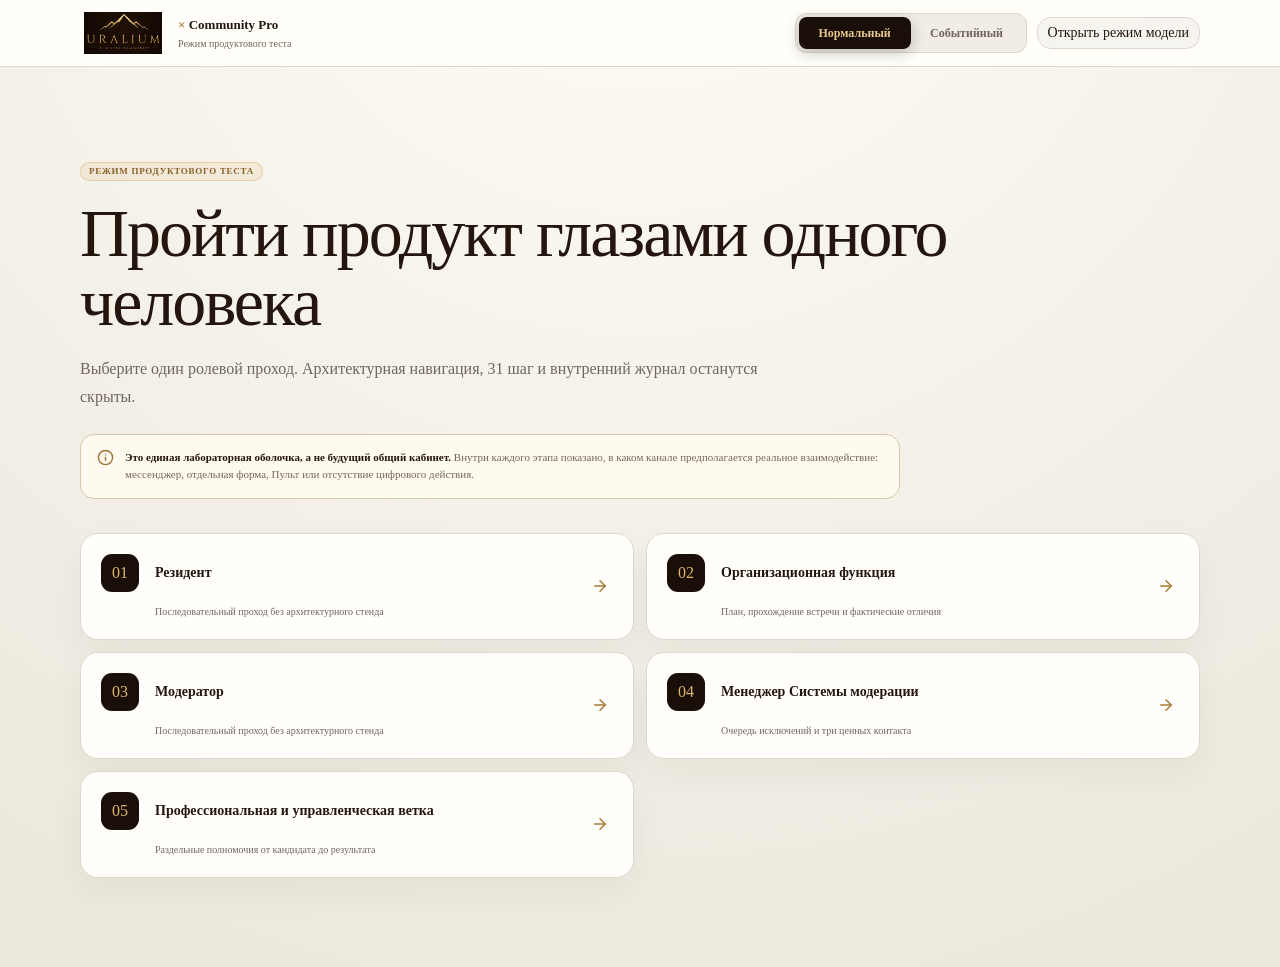
<file: index.html>
<!DOCTYPE html><html lang="ru"><head><meta charSet="utf-8"/><meta name="viewport" content="width=device-width, initial-scale=1"/><link rel="stylesheet" href="/_next/static/css/index.BxLlZ1zp.css" data-rsc-css-href="/_next/static/css/index.BxLlZ1zp.css" data-precedence="vite-rsc/importer-resources"/><link rel="modulepreload" fetchPriority="low" href="/_next/static/chunks/index-BI5qs9hD.js"/><script src="/_next/static/chunks/rolldown-runtime-C60lm6uB.js" type="module" async=""></script><script src="/_next/static/chunks/framework-D_rUT4EX.js" type="module" async=""></script><link rel="modulepreload" href="/_next/static/chunks/layout-segment-context-BbPMrBNe.js" crossorigin=""/><link rel="modulepreload" href="/_next/static/chunks/page-CAhmteBr.js" crossorigin=""/><title>Community Pro · Система модерации v0.1</title><meta name="description" content="Интерактивный демонстрационный прототип нормального и событийного цикла Системы модерации Community Pro."/><meta property="og:title" content="Community Pro · Система модерации v0.1"/><meta property="og:description" content="Интерактивный прототип сквозного цикла постоянной малой группы."/><meta property="og:image" content="https://max-community-pro.github.io/og.png"/><meta property="og:image:width" content="1536"/><meta property="og:image:height" content="1024"/><meta property="og:image:alt" content="УРАЛИУМ × Community Pro — Пульт Системы модерации"/><meta name="twitter:card" content="summary_large_image"/><meta name="twitter:title" content="Community Pro · Система модерации v0.1"/><meta name="twitter:description" content="Интерактивный прототип сквозного цикла постоянной малой группы."/><meta name="twitter:image" content="https://max-community-pro.github.io/og.png"/><link rel="icon" href="/favicon.png"/><script>Object.assign(((self[Symbol.for("vinext.navigationRuntime")]??={bootstrap:{routeManifest:null},functions:{}}).bootstrap.rsc??={rsc:[]}),{params:{},nav:{"pathname":"/","searchParams":[]}})</script><link rel="modulepreload" href="/_next/static/chunks/index-BI5qs9hD.js" />
<link rel="preload" href="/_next/static/_vinext_fonts/geist-8ac0455e797f/geist-98bbbccb.woff2" as="font" type="font/woff2" crossorigin />
<link rel="preload" href="/_next/static/_vinext_fonts/geist-mono-00e989178794/geist-mono-013b2f2f.woff2" as="font" type="font/woff2" crossorigin />
<style data-vinext-fonts>/* cyrillic-ext */
@font-face {
  font-family: 'Geist';
  font-style: normal;
  font-weight: 100 900;
  font-display: swap;
  src: url(/_next/static/_vinext_fonts/geist-8ac0455e797f/geist-ff2310f5.woff2) format('woff2');
  unicode-range: U+0460-052F, U+1C80-1C8A, U+20B4, U+2DE0-2DFF, U+A640-A69F, U+FE2E-FE2F;
}
/* cyrillic */
@font-face {
  font-family: 'Geist';
  font-style: normal;
  font-weight: 100 900;
  font-display: swap;
  src: url(/_next/static/_vinext_fonts/geist-8ac0455e797f/geist-875ccdd4.woff2) format('woff2');
  unicode-range: U+0301, U+0400-045F, U+0490-0491, U+04B0-04B1, U+2116;
}
/* vietnamese */
@font-face {
  font-family: 'Geist';
  font-style: normal;
  font-weight: 100 900;
  font-display: swap;
  src: url(/_next/static/_vinext_fonts/geist-8ac0455e797f/geist-52306abf.woff2) format('woff2');
  unicode-range: U+0102-0103, U+0110-0111, U+0128-0129, U+0168-0169, U+01A0-01A1, U+01AF-01B0, U+0300-0301, U+0303-0304, U+0308-0309, U+0323, U+0329, U+1EA0-1EF9, U+20AB;
}
/* latin-ext */
@font-face {
  font-family: 'Geist';
  font-style: normal;
  font-weight: 100 900;
  font-display: swap;
  src: url(/_next/static/_vinext_fonts/geist-8ac0455e797f/geist-001175b1.woff2) format('woff2');
  unicode-range: U+0100-02BA, U+02BD-02C5, U+02C7-02CC, U+02CE-02D7, U+02DD-02FF, U+0304, U+0308, U+0329, U+1D00-1DBF, U+1E00-1E9F, U+1EF2-1EFF, U+2020, U+20A0-20AB, U+20AD-20C0, U+2113, U+2C60-2C7F, U+A720-A7FF;
}
/* latin */
@font-face {
  font-family: 'Geist';
  font-style: normal;
  font-weight: 100 900;
  font-display: swap;
  src: url(/_next/static/_vinext_fonts/geist-8ac0455e797f/geist-98bbbccb.woff2) format('woff2');
  unicode-range: U+0000-00FF, U+0131, U+0152-0153, U+02BB-02BC, U+02C6, U+02DA, U+02DC, U+0304, U+0308, U+0329, U+2000-206F, U+20AC, U+2122, U+2191, U+2193, U+2212, U+2215, U+FEFF, U+FFFD;
}

@font-face {
  font-family: 'Geist Fallback';
  src: local("Arial");
  ascent-override: 95.94%;
  descent-override: 28.16%;
  line-gap-override: 0.00%;
  size-adjust: 104.76%;
}

.__font_geist_19ysh9d { font-family: 'Geist', 'Geist Fallback'; font-style: normal; }

.__variable_geist_19ysh9d { --font-geist-sans: 'Geist', 'Geist Fallback'; }

/* cyrillic-ext */
@font-face {
  font-family: 'Geist Mono';
  font-style: normal;
  font-weight: 100 900;
  font-display: swap;
  src: url(/_next/static/_vinext_fonts/geist-mono-00e989178794/geist-mono-f6b33328.woff2) format('woff2');
  unicode-range: U+0460-052F, U+1C80-1C8A, U+20B4, U+2DE0-2DFF, U+A640-A69F, U+FE2E-FE2F;
}
/* cyrillic */
@font-face {
  font-family: 'Geist Mono';
  font-style: normal;
  font-weight: 100 900;
  font-display: swap;
  src: url(/_next/static/_vinext_fonts/geist-mono-00e989178794/geist-mono-44e03052.woff2) format('woff2');
  unicode-range: U+0301, U+0400-045F, U+0490-0491, U+04B0-04B1, U+2116;
}
/* symbols2 */
@font-face {
  font-family: 'Geist Mono';
  font-style: normal;
  font-weight: 100 900;
  font-display: swap;
  src: url(/_next/static/_vinext_fonts/geist-mono-00e989178794/geist-mono-0638449e.woff2) format('woff2');
  unicode-range: U+2000-2001, U+2004-2008, U+200A, U+23B8-23BD, U+2500-259F;
}
/* vietnamese */
@font-face {
  font-family: 'Geist Mono';
  font-style: normal;
  font-weight: 100 900;
  font-display: swap;
  src: url(/_next/static/_vinext_fonts/geist-mono-00e989178794/geist-mono-971fb274.woff2) format('woff2');
  unicode-range: U+0102-0103, U+0110-0111, U+0128-0129, U+0168-0169, U+01A0-01A1, U+01AF-01B0, U+0300-0301, U+0303-0304, U+0308-0309, U+0323, U+0329, U+1EA0-1EF9, U+20AB;
}
/* latin-ext */
@font-face {
  font-family: 'Geist Mono';
  font-style: normal;
  font-weight: 100 900;
  font-display: swap;
  src: url(/_next/static/_vinext_fonts/geist-mono-00e989178794/geist-mono-44745446.woff2) format('woff2');
  unicode-range: U+0100-02BA, U+02BD-02C5, U+02C7-02CC, U+02CE-02D7, U+02DD-02FF, U+0304, U+0308, U+0329, U+1D00-1DBF, U+1E00-1E9F, U+1EF2-1EFF, U+2020, U+20A0-20AB, U+20AD-20C0, U+2113, U+2C60-2C7F, U+A720-A7FF;
}
/* latin */
@font-face {
  font-family: 'Geist Mono';
  font-style: normal;
  font-weight: 100 900;
  font-display: swap;
  src: url(/_next/static/_vinext_fonts/geist-mono-00e989178794/geist-mono-013b2f2f.woff2) format('woff2');
  unicode-range: U+0000-00FF, U+0131, U+0152-0153, U+02BB-02BC, U+02C6, U+02DA, U+02DC, U+0304, U+0308, U+0329, U+2000-206F, U+20AC, U+2122, U+2191, U+2193, U+2212, U+2215, U+FEFF, U+FFFD;
}

@font-face {
  font-family: 'Geist Mono Fallback';
  src: local("Arial");
  ascent-override: 74.67%;
  descent-override: 21.92%;
  line-gap-override: 0.00%;
  size-adjust: 134.59%;
}

.__font_geist_mono_1001rt9 { font-family: 'Geist Mono', 'Geist Mono Fallback'; font-style: normal; }

.__variable_geist_mono_1001rt9 { --font-geist-mono: 'Geist Mono', 'Geist Mono Fallback'; }
</style>
</head><body class="__variable_geist_19ysh9d __variable_geist_mono_1001rt9 antialiased"><main class="product-test-shell min-h-screen"><div class="product-mode-bar"><div><img src="/uralium-logo-espresso.png" alt="URALIUM Business Community" width="86" height="42" loading="lazy" decoding="async" srcSet="/uralium-logo-espresso.png 1x, /uralium-logo-espresso.png 2x" data-nimg="1"/><span><b><i>×</i> Community Pro</b><small>Режим продуктового теста</small></span></div><div class="product-bar-actions"><div class="scenario-switch light" aria-label="Сценарий"><button class="active">Нормальный</button><button class="">Событийный</button></div><button type="button" tabindex="0" data-slot="button" class="group/button inline-flex shrink-0 items-center justify-center rounded-lg border bg-clip-padding text-sm font-medium whitespace-nowrap transition-all outline-none select-none focus-visible:border-ring focus-visible:ring-3 focus-visible:ring-ring/50 active:not-aria-[haspopup]:translate-y-px disabled:pointer-events-none disabled:opacity-50 aria-invalid:border-destructive aria-invalid:ring-3 aria-invalid:ring-destructive/20 dark:aria-invalid:border-destructive/50 dark:aria-invalid:ring-destructive/40 [&amp;_svg]:pointer-events-none [&amp;_svg]:shrink-0 [&amp;_svg:not([class*=&#x27;size-&#x27;])]:size-4 border-border bg-background hover:bg-muted hover:text-foreground aria-expanded:bg-muted aria-expanded:text-foreground dark:border-input dark:bg-input/30 dark:hover:bg-input/50 h-8 gap-1.5 px-2.5 has-data-[icon=inline-end]:pr-2 has-data-[icon=inline-start]:pl-2">Открыть режим модели</button></div></div><section class="product-welcome"><span class="mini-badge mini-badge-gold">Режим продуктового теста</span><h1>Пройти продукт глазами одного человека</h1><p>Выберите один ролевой проход. Архитектурная навигация, 31 шаг и внутренний журнал останутся скрыты.</p><div class="lab-shell-note"><svg xmlns="http://www.w3.org/2000/svg" width="24" height="24" viewBox="0 0 24 24" fill="none" stroke="currentColor" stroke-width="2" stroke-linecap="round" stroke-linejoin="round" class="lucide lucide-info" aria-hidden="true"><circle cx="12" cy="12" r="10"></circle><path d="M12 16v-4"></path><path d="M12 8h.01"></path></svg><p><b>Это единая лабораторная оболочка, а не будущий общий кабинет.</b> Внутри каждого этапа показано, в каком канале предполагается реальное взаимодействие: мессенджер, отдельная форма, Пульт или отсутствие цифрового действия.</p></div><div class="journey-grid"><button><span>01</span><b>Резидент</b><small>Последовательный проход без архитектурного стенда</small><svg xmlns="http://www.w3.org/2000/svg" width="24" height="24" viewBox="0 0 24 24" fill="none" stroke="currentColor" stroke-width="2" stroke-linecap="round" stroke-linejoin="round" class="lucide lucide-arrow-right" aria-hidden="true"><path d="M5 12h14"></path><path d="m12 5 7 7-7 7"></path></svg></button><button><span>02</span><b>Организационная функция</b><small>План, прохождение встречи и фактические отличия</small><svg xmlns="http://www.w3.org/2000/svg" width="24" height="24" viewBox="0 0 24 24" fill="none" stroke="currentColor" stroke-width="2" stroke-linecap="round" stroke-linejoin="round" class="lucide lucide-arrow-right" aria-hidden="true"><path d="M5 12h14"></path><path d="m12 5 7 7-7 7"></path></svg></button><button><span>03</span><b>Модератор</b><small>Последовательный проход без архитектурного стенда</small><svg xmlns="http://www.w3.org/2000/svg" width="24" height="24" viewBox="0 0 24 24" fill="none" stroke="currentColor" stroke-width="2" stroke-linecap="round" stroke-linejoin="round" class="lucide lucide-arrow-right" aria-hidden="true"><path d="M5 12h14"></path><path d="m12 5 7 7-7 7"></path></svg></button><button><span>04</span><b>Менеджер Системы модерации</b><small>Очередь исключений и три ценных контакта</small><svg xmlns="http://www.w3.org/2000/svg" width="24" height="24" viewBox="0 0 24 24" fill="none" stroke="currentColor" stroke-width="2" stroke-linecap="round" stroke-linejoin="round" class="lucide lucide-arrow-right" aria-hidden="true"><path d="M5 12h14"></path><path d="m12 5 7 7-7 7"></path></svg></button><button><span>05</span><b>Профессиональная и управленческая ветка</b><small>Раздельные полномочия от кандидата до результата</small><svg xmlns="http://www.w3.org/2000/svg" width="24" height="24" viewBox="0 0 24 24" fill="none" stroke="currentColor" stroke-width="2" stroke-linecap="round" stroke-linejoin="round" class="lucide lucide-arrow-right" aria-hidden="true"><path d="M5 12h14"></path><path d="m12 5 7 7-7 7"></path></svg></button></div></section></main><script type="module" src="/_next/static/chunks/index-BI5qs9hD.js" id="_R_" async=""></script><script>((self[Symbol.for("vinext.navigationRuntime")]??={bootstrap:{routeManifest:null},functions:{}}).bootstrap.rsc??={rsc:[]}).rsc.push("2:I[\"c5beb10df826\",[],\"Children\",1]\n")</script><script>((self[Symbol.for("vinext.navigationRuntime")]??={bootstrap:{routeManifest:null},functions:{}}).bootstrap.rsc??={rsc:[]}).rsc.push("3:I[\"0dc7e6a5ccb2\",[],\"GlobalErrorBoundary\",1]\n")</script><script>((self[Symbol.for("vinext.navigationRuntime")]??={bootstrap:{routeManifest:null},functions:{}}).bootstrap.rsc??={rsc:[]}).rsc.push("4:I[\"610eead2fe97\",[],\"default\",1]\n")</script><script>((self[Symbol.for("vinext.navigationRuntime")]??={bootstrap:{routeManifest:null},functions:{}}).bootstrap.rsc??={rsc:[]}).rsc.push("5:I[\"0dc7e6a5ccb2\",[],\"ErrorBoundary\",1]\n")</script><script>((self[Symbol.for("vinext.navigationRuntime")]??={bootstrap:{routeManifest:null},functions:{}}).bootstrap.rsc??={rsc:[]}).rsc.push("6:I[\"8c444080ebb8\",[],\"LayoutSegmentProvider\",1]\n")</script><script>((self[Symbol.for("vinext.navigationRuntime")]??={bootstrap:{routeManifest:null},functions:{}}).bootstrap.rsc??={rsc:[]}).rsc.push("7:I[\"c5beb10df826\",[],\"Slot\",1]\n")</script><script>((self[Symbol.for("vinext.navigationRuntime")]??={bootstrap:{routeManifest:null},functions:{}}).bootstrap.rsc??={rsc:[]}).rsc.push("8:I[\"0dc7e6a5ccb2\",[],\"NotFoundBoundary\",1]\n")</script><script>((self[Symbol.for("vinext.navigationRuntime")]??={bootstrap:{routeManifest:null},functions:{}}).bootstrap.rsc??={rsc:[]}).rsc.push("9:I[\"40fe166cc87b\",[],\"AppRouterScrollTarget\",1]\n")</script><script>((self[Symbol.for("vinext.navigationRuntime")]??={bootstrap:{routeManifest:null},functions:{}}).bootstrap.rsc??={rsc:[]}).rsc.push("a:I[\"0dc7e6a5ccb2\",[],\"RedirectBoundary\",1]\n")</script><script>((self[Symbol.for("vinext.navigationRuntime")]??={bootstrap:{routeManifest:null},functions:{}}).bootstrap.rsc??={rsc:[]}).rsc.push(":HL[\"/_next/static/css/index.BxLlZ1zp.css\",\"style\"     ]\n")</script><script>((self[Symbol.for("vinext.navigationRuntime")]??={bootstrap:{routeManifest:null},functions:{}}).bootstrap.rsc??={rsc:[]}).rsc.push("0:{\"page:/\":\"$L1\",\"layout:/\":[[[\"$\",\"link\",\"css:/_next/static/css/index.BxLlZ1zp.css\",{\"rel\":\"stylesheet\",\"precedence\":\"vite-rsc/importer-resources\",\"href\":\"/_next/static/css/index.BxLlZ1zp.css\",\"data-rsc-css-href\":\"/_next/static/css/index.BxLlZ1zp.css\"}],\"$undefined\"],[\"$\",\"html\",null,{\"lang\":\"ru\",\"children\":[\"$\",\"body\",null,{\"className\":\"__variable_geist_19ysh9d __variable_geist_mono_1001rt9 antialiased\",\"children\":[\"$\",\"$L2\",null,{}]}]}]],\"route:/\":[[[\"$\",\"meta\",null,{\"charSet\":\"utf-8\"}],[[\"$\",\"title\",\"0\",{\"children\":\"Community Pro · Система модерации v0.1\"}],[\"$\",\"meta\",\"1\",{\"name\":\"description\",\"content\":\"Интерактивный демонстрационный прототип нормального и событийного цикла Системы модерации Community Pro.\"}],[\"$\",\"meta\",\"2\",{\"property\":\"og:title\",\"content\":\"Community Pro · Система модерации v0.1\"}],[\"$\",\"meta\",\"3\",{\"property\":\"og:description\",\"content\":\"Интерактивный прототип сквозного цикла постоянной малой группы.\"}],[\"$\",\"meta\",\"4\",{\"property\":\"og:image\",\"content\":\"https://max-community-pro.github.io/og.png\"}],[\"$\",\"meta\",\"5\",{\"property\":\"og:image:width\",\"content\":\"1536\"}],[\"$\",\"meta\",\"6\",{\"property\":\"og:image:height\",\"content\":\"1024\"}],[\"$\",\"meta\",\"7\",{\"property\":\"og:image:alt\",\"content\":\"УРАЛИУМ × Community Pro — Пульт Системы модерации\"}],[\"$\",\"meta\",\"8\",{\"name\":\"twitter:card\",\"content\":\"summary_large_image\"}],[\"$\",\"meta\",\"9\",{\"name\":\"twitter:title\",\"content\":\"Community Pro · Система модерации v0.1\"}],[\"$\",\"meta\",\"10\",{\"name\":\"twitter:description\",\"content\":\"Интерактивный прототип сквозного цикла постоянной малой группы.\"}],[\"$\",\"meta\",\"11\",{\"name\":\"twitter:image\",\"content\":\"https://max-community-pro.github.io/og.png\"}],[\"$\",\"link\",\"12\",{\"data-vinext-streamed-icon\":\"$undefined\",\"rel\":\"icon\",\"href\":\"/favicon.png\",\"type\":\"$undefined\",\"sizes\":\"$undefined\",\"color\":\"$undefined\",\"media\":\"$undefined\",\"fetchPriority\":\"$undefined\"}]],[[\"$\",\"meta\",\"0\",{\"name\":\"viewport\",\"content\":\"width=device-width, initial-scale=1\"}]]],[\"$\",\"$L3\",null,{\"fallback\":\"$4\",\"children\":[\"$\",\"$L5\",null,{\"fallback\":\"$4\",\"children\":[\"$\",\"$L6\",null,{\"providerId\":\"layout:/\",\"segmentMap\":{\"children\":[]},\"children\":[\"$\",\"$L7\",null,{\"id\":\"layout:/\",\"parallelSlots\":\"$undefined\",\"children\":[\"$\",\"$L8\",null,{\"resetKey\":\"\",\"fallback\":[[\"$\",\"title\",null,{\"children\":\"404: This page could not be found.\"}],[\"$\",\"div\",null,{\"style\":{\"fontFamily\":\"system-ui,\\\"Segoe UI\\\",Roboto,Helvetica,Arial,sans-serif,\\\"Apple Color Emoji\\\",\\\"Segoe UI Emoji\\\"\",\"height\":\"100vh\",\"textAlign\":\"center\",\"display\":\"flex\",\"flexDirection\":\"column\",\"alignItems\":\"center\",\"justifyContent\":\"center\"},\"children\":[\"$\",\"div\",null,{\"children\":[[\"$\",\"style\",null,{\"dangerouslySetInnerHTML\":{\"__html\":\"body{color:#000;background:#fff;margin:0}.next-error-h1{border-right:1px solid rgba(0,0,0,.3)}@media (prefers-color-scheme:dark){body{color:#fff;background:#000}.next-error-h1{border-right:1px solid rgba(255,255,255,.3)}}\"}}],[\"$\",\"h1\",null,{\"className\":\"next-error-h1\",\"style\":{\"display\":\"inline-block\",\"margin\":\"0 20px 0 0\",\"padding\":\"0 23px 0 0\",\"fontSize\":24,\"fontWeight\":500,\"verticalAlign\":\"top\",\"lineHeight\":\"49px\"},\"children\":404}],[\"$\",\"div\",null,{\"style\":{\"display\":\"inline-block\"},\"children\":[\"$\",\"h2\",null,{\"style\":{\"fontSize\":14,\"fontWeight\":400,\"lineHeight\":\"49px\",\"margin\":0},\"children\":\"This page could not be found.\"}]}]]}]}]],\"children\":[\"$\",\"$L9\",null,{\"children\":[\"$\",\"$La\",null,{\"children\":[[\"$\",\"$L6\",null,{\"providerId\":\"page:/\",\"segmentMap\":{\"children\":[\"__PAGE__\"]},\"children\":[\"$\",\"$L7\",null,{\"id\":\"page:/\"}]}],null]}]}]}]}]}]}]}],null,null],\"__route\":\"route:/\",\"__interceptionContext\":null,\"__layoutIds\":[\"layout:/\"],\"__rootLayout\":\"/\",\"__bfcacheSegmentIdentities\":{\"layout:/\":\"[\\\"layout\\\",\\\"layout:/\\\",\\\"root-boundary:/\\\",\\\"\\\"]\",\"page:/\":\"[\\\"page\\\",\\\"page:/\\\",\\\"root-boundary:/\\\",\\\"\\\"]\"},\"__srcPage\":[\"page\"],\"__layoutFlags\":{\"layout:/\":\"s\"},\"__artifactCompatibility\":{\"schemaVersion\":1,\"graphVersion\":\"app-route-graph:1177fd80f83fa7b0\",\"deploymentVersion\":\"35940c73-265d-40f3-a0ab-95eec77059af\",\"appElementsSchemaVersion\":1,\"rscPayloadSchemaVersion\":1,\"rootBoundaryId\":\"/\",\"renderEpoch\":null},\"__dynamicStaleTime\":0}\n")</script><script>((self[Symbol.for("vinext.navigationRuntime")]??={bootstrap:{routeManifest:null},functions:{}}).bootstrap.rsc??={rsc:[]}).rsc.push("b:I[\"6efdf509a785\",[],\"default\",1]\n")</script><script>((self[Symbol.for("vinext.navigationRuntime")]??={bootstrap:{routeManifest:null},functions:{}}).bootstrap.rsc??={rsc:[]}).rsc.push("1:[\"$\",\"$Lb\",null,{\"params\":\"$@c\",\"searchParams\":\"$@d\"}]\n")</script><script>((self[Symbol.for("vinext.navigationRuntime")]??={bootstrap:{routeManifest:null},functions:{}}).bootstrap.rsc??={rsc:[]}).rsc.push("c:{}\n")</script><script>((self[Symbol.for("vinext.navigationRuntime")]??={bootstrap:{routeManifest:null},functions:{}}).bootstrap.rsc??={rsc:[]}).rsc.push("d:{}\n")</script><script>Object.assign(((self[Symbol.for("vinext.navigationRuntime")]??={bootstrap:{routeManifest:null},functions:{}}).bootstrap.rsc??={rsc:[]}),{"initialCacheKind":"dynamic","dynamicStaleTimeSeconds":0});((self[Symbol.for("vinext.navigationRuntime")]??={bootstrap:{routeManifest:null},functions:{}}).bootstrap.rsc??={rsc:[]}).done=true</script></body></html>
</file>
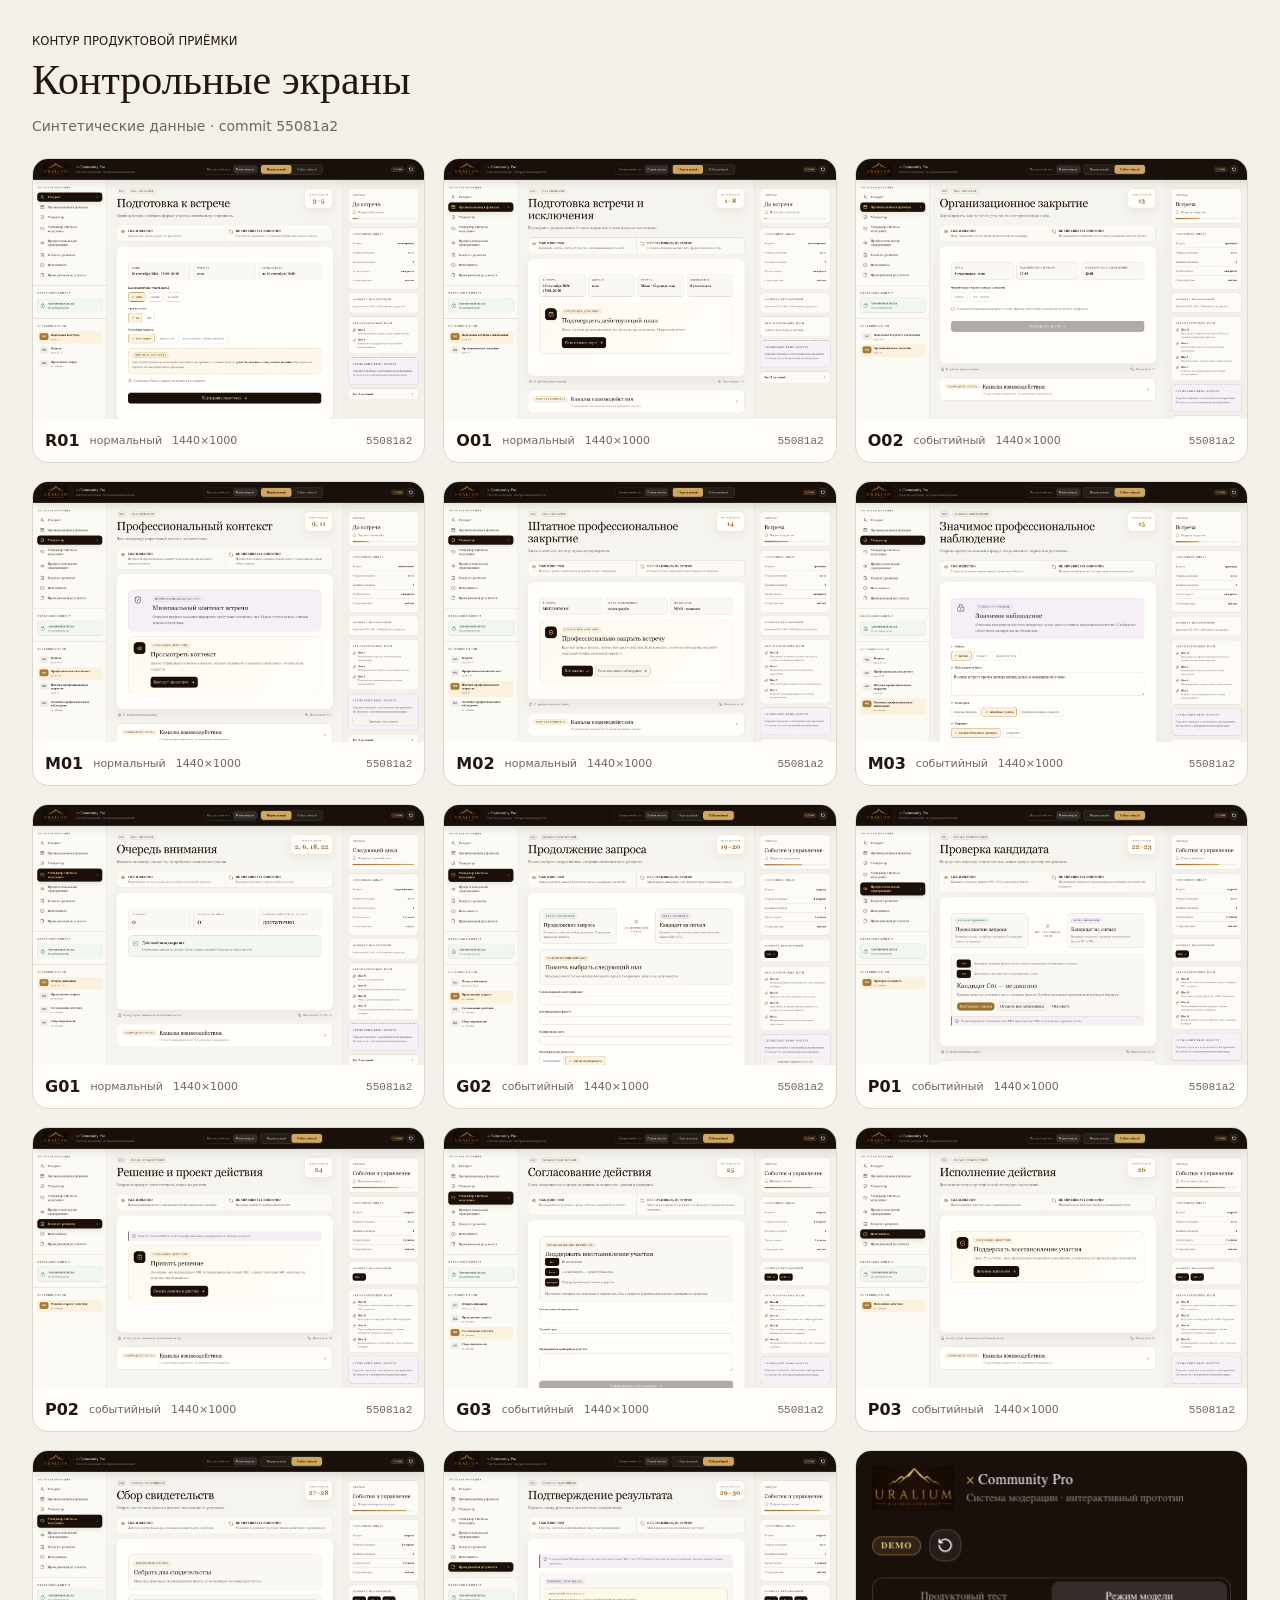
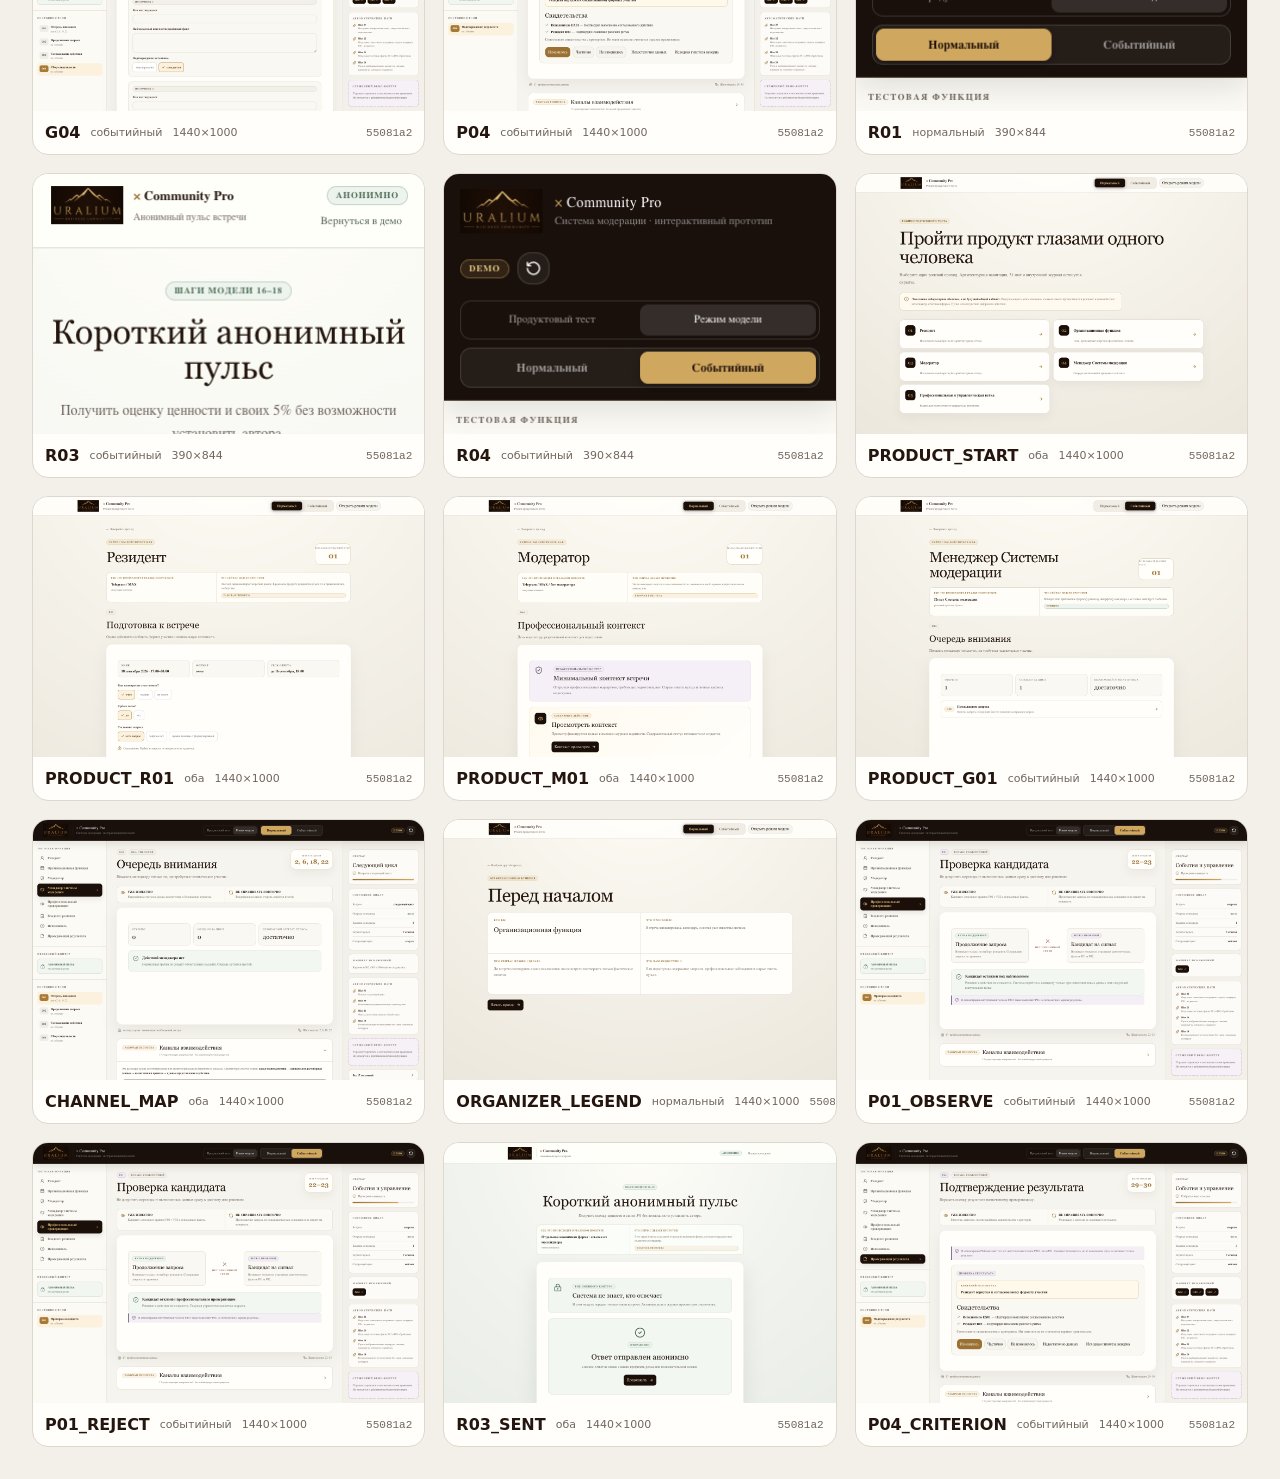
<file: review/index.html>
<!doctype html><html lang="ru"><meta charset="utf-8"><meta name="viewport" content="width=device-width,initial-scale=1"><title>Community Pro · контрольные экраны</title><style>body{margin:0;background:#f3f0e9;color:#24160f;font:14px system-ui;padding:32px}header{max-width:1400px;margin:auto auto 24px}h1{font:42px Georgia;margin:8px 0}p{color:#71665e}.grid{display:grid;grid-template-columns:repeat(auto-fit,minmax(320px,1fr));gap:18px;max-width:1400px;margin:auto}article{background:#fffefa;border:1px solid #ddd7cd;border-radius:16px;overflow:hidden}img{display:block;width:100%;height:260px;object-fit:cover;object-position:top}article div{display:flex;gap:10px;align-items:center;padding:12px}article b{font-size:16px}article span,code{color:#71665e;font-size:11px}code{margin-left:auto}</style><header><small>КОНТУР ПРОДУКТОВОЙ ПРИЁМКИ</small><h1>Контрольные экраны</h1><p>Синтетические данные · commit 55081a2</p></header><main class="grid"><article><a href="screens/latest/desktop-R01.png"><img src="screens/latest/desktop-R01.png" alt="R01"></a><div><b>R01</b><span>нормальный</span><span>1440×1000</span><code>55081a2</code></div></article><article><a href="screens/latest/desktop-O01.png"><img src="screens/latest/desktop-O01.png" alt="O01"></a><div><b>O01</b><span>нормальный</span><span>1440×1000</span><code>55081a2</code></div></article><article><a href="screens/latest/desktop-O02.png"><img src="screens/latest/desktop-O02.png" alt="O02"></a><div><b>O02</b><span>событийный</span><span>1440×1000</span><code>55081a2</code></div></article><article><a href="screens/latest/desktop-M01.png"><img src="screens/latest/desktop-M01.png" alt="M01"></a><div><b>M01</b><span>нормальный</span><span>1440×1000</span><code>55081a2</code></div></article><article><a href="screens/latest/desktop-M02.png"><img src="screens/latest/desktop-M02.png" alt="M02"></a><div><b>M02</b><span>нормальный</span><span>1440×1000</span><code>55081a2</code></div></article><article><a href="screens/latest/desktop-M03.png"><img src="screens/latest/desktop-M03.png" alt="M03"></a><div><b>M03</b><span>событийный</span><span>1440×1000</span><code>55081a2</code></div></article><article><a href="screens/latest/desktop-G01.png"><img src="screens/latest/desktop-G01.png" alt="G01"></a><div><b>G01</b><span>нормальный</span><span>1440×1000</span><code>55081a2</code></div></article><article><a href="screens/latest/desktop-G02.png"><img src="screens/latest/desktop-G02.png" alt="G02"></a><div><b>G02</b><span>событийный</span><span>1440×1000</span><code>55081a2</code></div></article><article><a href="screens/latest/desktop-P01.png"><img src="screens/latest/desktop-P01.png" alt="P01"></a><div><b>P01</b><span>событийный</span><span>1440×1000</span><code>55081a2</code></div></article><article><a href="screens/latest/desktop-P02.png"><img src="screens/latest/desktop-P02.png" alt="P02"></a><div><b>P02</b><span>событийный</span><span>1440×1000</span><code>55081a2</code></div></article><article><a href="screens/latest/desktop-G03.png"><img src="screens/latest/desktop-G03.png" alt="G03"></a><div><b>G03</b><span>событийный</span><span>1440×1000</span><code>55081a2</code></div></article><article><a href="screens/latest/desktop-P03.png"><img src="screens/latest/desktop-P03.png" alt="P03"></a><div><b>P03</b><span>событийный</span><span>1440×1000</span><code>55081a2</code></div></article><article><a href="screens/latest/desktop-G04.png"><img src="screens/latest/desktop-G04.png" alt="G04"></a><div><b>G04</b><span>событийный</span><span>1440×1000</span><code>55081a2</code></div></article><article><a href="screens/latest/desktop-P04.png"><img src="screens/latest/desktop-P04.png" alt="P04"></a><div><b>P04</b><span>событийный</span><span>1440×1000</span><code>55081a2</code></div></article><article><a href="screens/latest/mobile-R01.png"><img src="screens/latest/mobile-R01.png" alt="R01"></a><div><b>R01</b><span>нормальный</span><span>390×844</span><code>55081a2</code></div></article><article><a href="screens/latest/mobile-R03.png"><img src="screens/latest/mobile-R03.png" alt="R03"></a><div><b>R03</b><span>событийный</span><span>390×844</span><code>55081a2</code></div></article><article><a href="screens/latest/mobile-R04.png"><img src="screens/latest/mobile-R04.png" alt="R04"></a><div><b>R04</b><span>событийный</span><span>390×844</span><code>55081a2</code></div></article><article><a href="screens/latest/desktop-product-start-PRODUCT_START.png"><img src="screens/latest/desktop-product-start-PRODUCT_START.png" alt="PRODUCT_START"></a><div><b>PRODUCT_START</b><span>оба</span><span>1440×1000</span><code>55081a2</code></div></article><article><a href="screens/latest/desktop-product-r01-channel-PRODUCT_R01.png"><img src="screens/latest/desktop-product-r01-channel-PRODUCT_R01.png" alt="PRODUCT_R01"></a><div><b>PRODUCT_R01</b><span>оба</span><span>1440×1000</span><code>55081a2</code></div></article><article><a href="screens/latest/desktop-product-m01-channel-PRODUCT_M01.png"><img src="screens/latest/desktop-product-m01-channel-PRODUCT_M01.png" alt="PRODUCT_M01"></a><div><b>PRODUCT_M01</b><span>оба</span><span>1440×1000</span><code>55081a2</code></div></article><article><a href="screens/latest/desktop-product-g01-channel-PRODUCT_G01.png"><img src="screens/latest/desktop-product-g01-channel-PRODUCT_G01.png" alt="PRODUCT_G01"></a><div><b>PRODUCT_G01</b><span>событийный</span><span>1440×1000</span><code>55081a2</code></div></article><article><a href="screens/latest/desktop-channel-map-CHANNEL_MAP.png"><img src="screens/latest/desktop-channel-map-CHANNEL_MAP.png" alt="CHANNEL_MAP"></a><div><b>CHANNEL_MAP</b><span>оба</span><span>1440×1000</span><code>55081a2</code></div></article><article><a href="screens/latest/desktop-organizer-legend-ORGANIZER_LEGEND.png"><img src="screens/latest/desktop-organizer-legend-ORGANIZER_LEGEND.png" alt="ORGANIZER_LEGEND"></a><div><b>ORGANIZER_LEGEND</b><span>нормальный</span><span>1440×1000</span><code>55081a2</code></div></article><article><a href="screens/latest/desktop-p01-observe-P01_OBSERVE.png"><img src="screens/latest/desktop-p01-observe-P01_OBSERVE.png" alt="P01_OBSERVE"></a><div><b>P01_OBSERVE</b><span>событийный</span><span>1440×1000</span><code>55081a2</code></div></article><article><a href="screens/latest/desktop-p01-reject-P01_REJECT.png"><img src="screens/latest/desktop-p01-reject-P01_REJECT.png" alt="P01_REJECT"></a><div><b>P01_REJECT</b><span>событийный</span><span>1440×1000</span><code>55081a2</code></div></article><article><a href="screens/latest/desktop-r03-sent-R03_SENT.png"><img src="screens/latest/desktop-r03-sent-R03_SENT.png" alt="R03_SENT"></a><div><b>R03_SENT</b><span>оба</span><span>1440×1000</span><code>55081a2</code></div></article><article><a href="screens/latest/desktop-p04-criterion-P04_CRITERION.png"><img src="screens/latest/desktop-p04-criterion-P04_CRITERION.png" alt="P04_CRITERION"></a><div><b>P04_CRITERION</b><span>событийный</span><span>1440×1000</span><code>55081a2</code></div></article></main></html>
</file>
